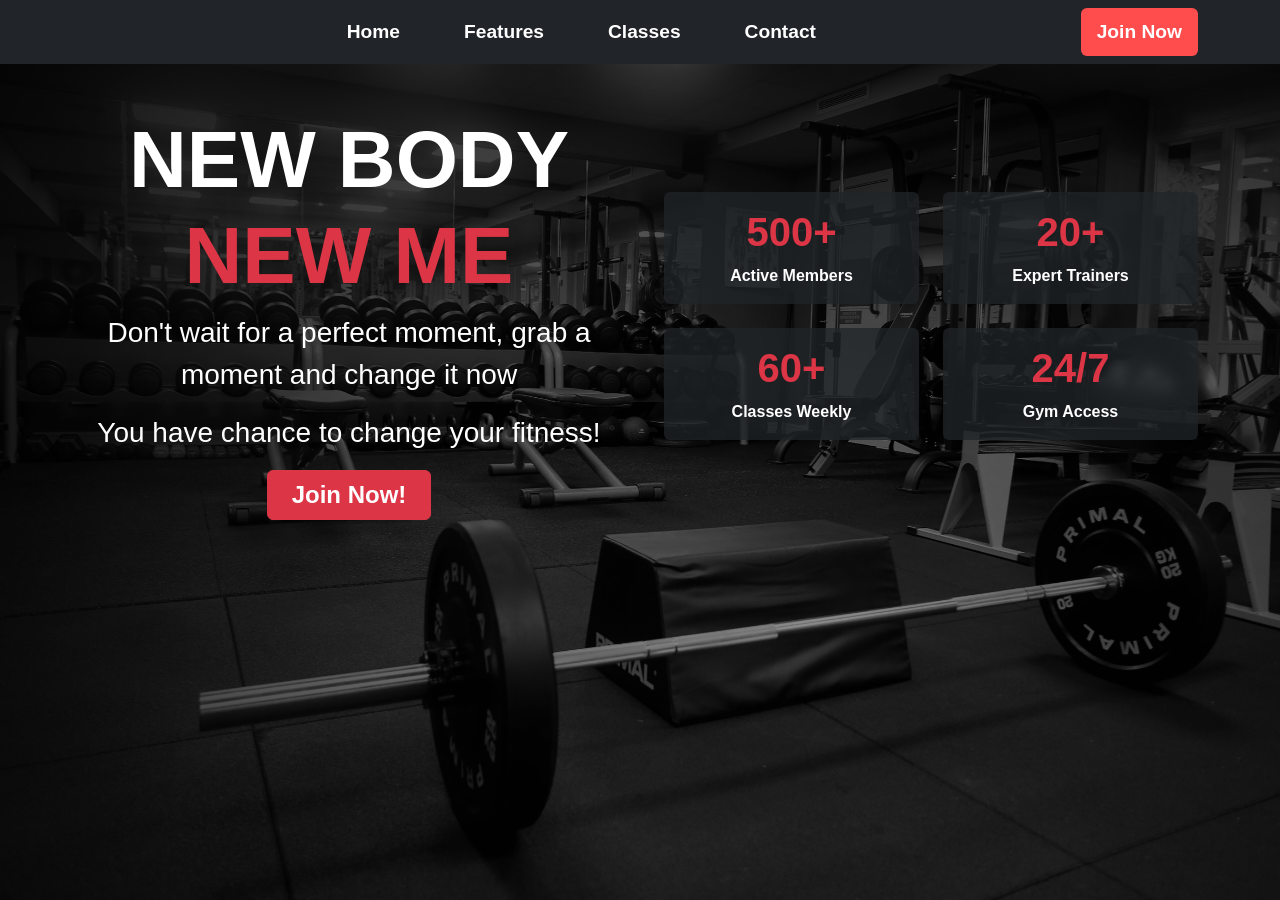
<file: RSR_Project/index.html>
<!doctype html>
<html lang="en">
  <head>
    <meta charset="UTF-8" />
    <meta name="viewport" content="width=device-width, initial-scale=1.0" />
    <title>HomePage</title>
    <link
      href="https://cdnjs.cloudflare.com/ajax/libs/bootstrap/5.3.0/css/bootstrap.min.css"
      rel="stylesheet"
    />
    <link rel="stylesheet" href="css/index.css" />
    <script src="js/script.js" defer></script>
    <script src="https://cdnjs.cloudflare.com/ajax/libs/bootstrap/5.3.0/js/bootstrap.bundle.min.js"></script>
  </head>
  <body>
    <header>
      <!-- NAV BAR SECTION -->
      <div data-include="navbar.html"></div>

      <!-- MAIN HERO SECTION -->
      <div class="container header-wrapper">
        <div class="row align-items-center py-5 g-5">
          <div class="col-md-6">
            <section class="text-white text-center">
              <h1 class="display-1 fw-bold">
                NEW BODY
                <span class="text-danger d-block">NEW ME</span>
              </h1>
              <p class="fs-3">
                Don't wait for a perfect moment, grab a moment and change it now
              </p>
              <p class="fs-3">You have chance to change your fitness!</p>
              <a href="feature.html" class="btn btn-danger fw-bold fs-4 px-4">
                Join Now!
              </a>
            </section>
          </div>

          <div class="col-md-6">
            <div class="row g-4">
              <div class="col-6 col-md-6">
                <div
                  class="card text-center h-100 bg-dark bg-opacity-75 border-0 text-white"
                >
                  <div class="card-body">
                    <h3 class="text-danger fw-bold display-6">500+</h3>
                    <p class="mb-0 fw-bold">Active Members</p>
                  </div>
                </div>
              </div>

              <div class="col-6 col-md-6">
                <div
                  class="card text-center h-100 bg-dark bg-opacity-75 border-0 text-white"
                >
                  <div class="card-body">
                    <h3 class="text-danger fw-bold display-6">20+</h3>
                    <p class="mb-0 fw-bold">Expert Trainers</p>
                  </div>
                </div>
              </div>

              <div class="col-6 col-md-6">
                <div
                  class="card text-center h-100 bg-dark bg-opacity-75 border-0 text-white"
                >
                  <div class="card-body">
                    <h3 class="text-danger fw-bold display-6">60+</h3>
                    <p class="mb-0 fw-bold">Classes Weekly</p>
                  </div>
                </div>
              </div>

              <div class="col-6 col-md-6">
                <div
                  class="card text-center h-100 bg-dark bg-opacity-75 border-0 text-white"
                >
                  <div class="card-body">
                    <h3 class="text-danger fw-bold display-6">24/7</h3>
                    <p class="mb-0 fw-bold">Gym Access</p>
                  </div>
                </div>
              </div>
            </div>
          </div>
        </div>
      </div>
    </header>
  </body>
</html>
</file>
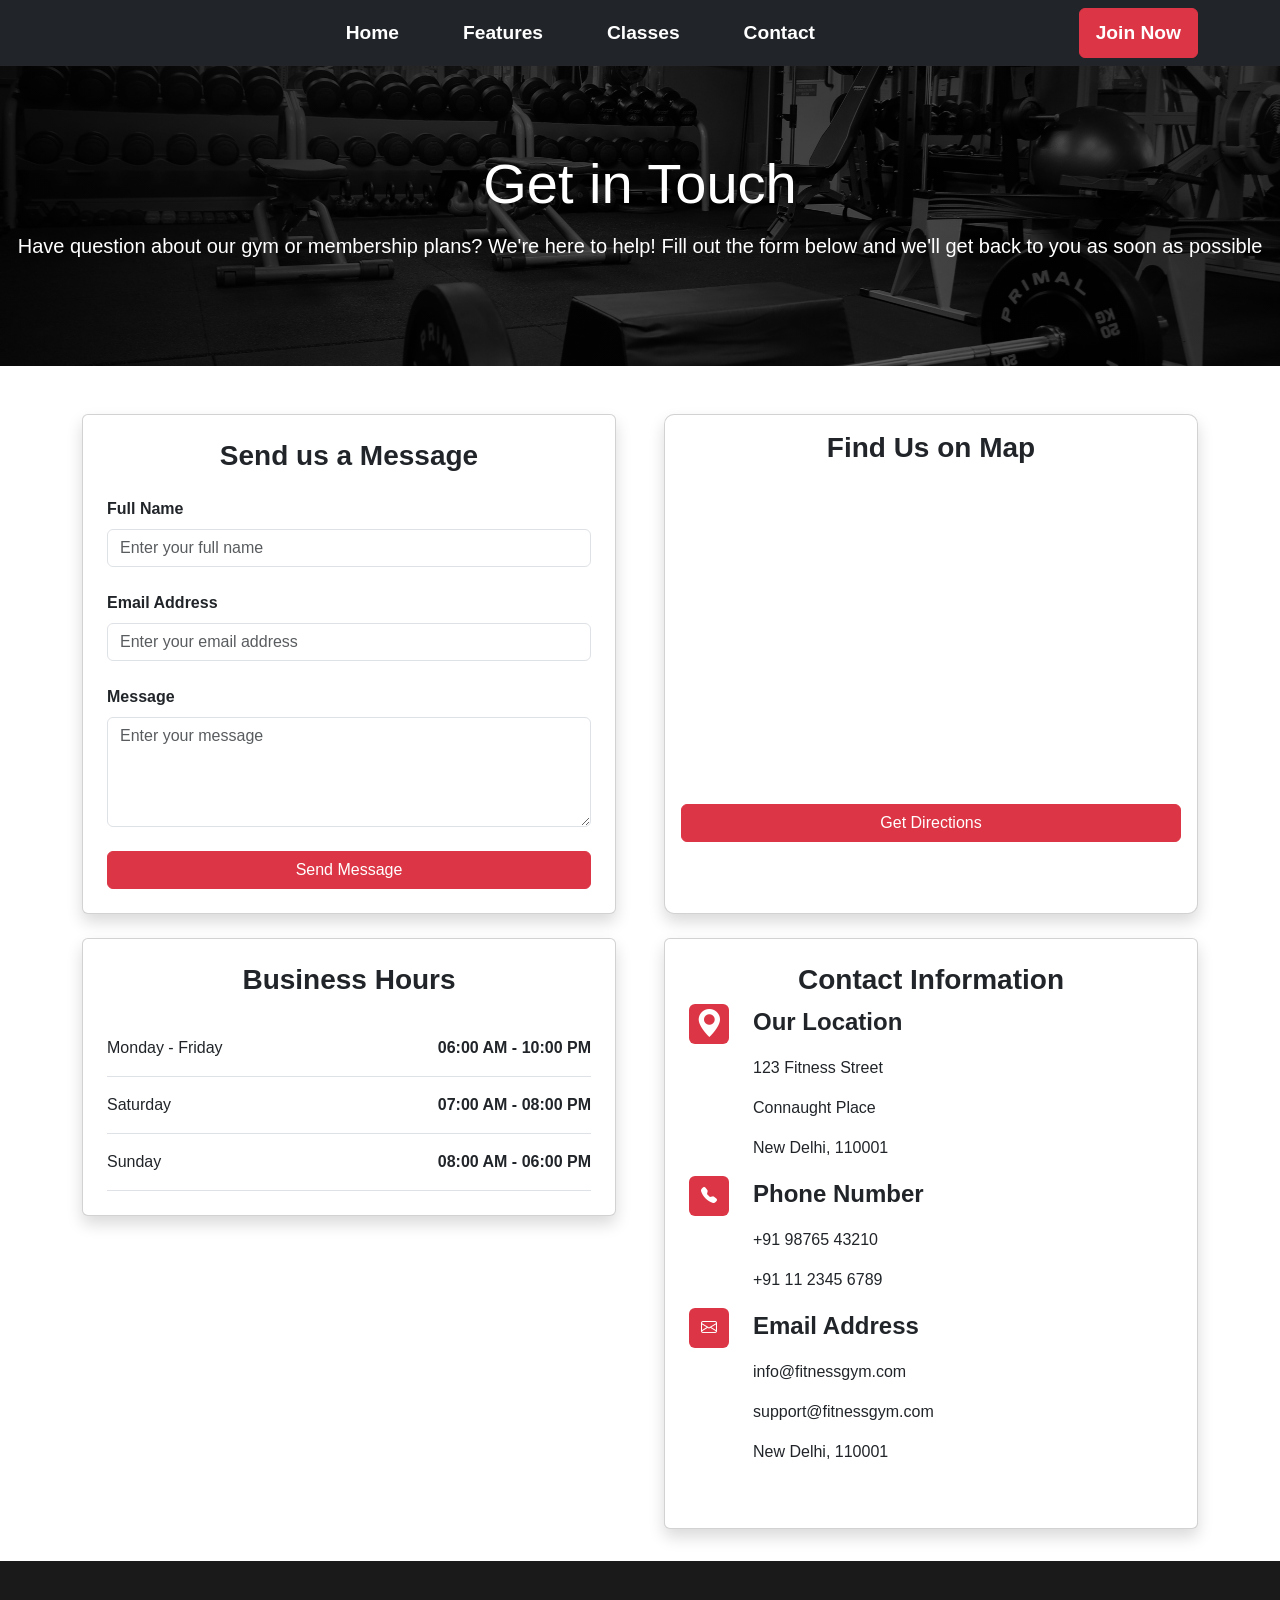
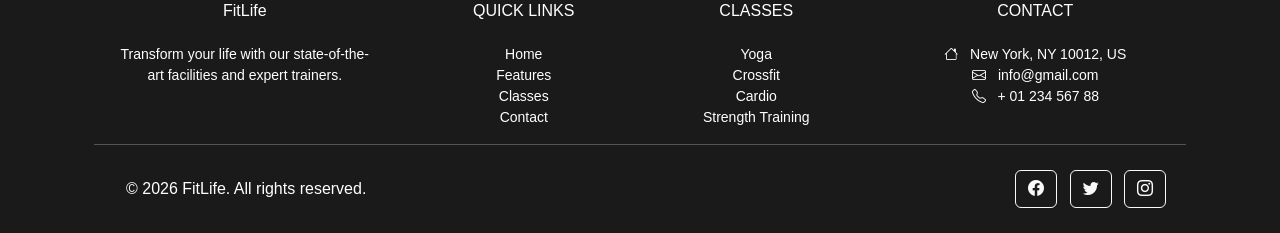
<file: RSR_Project/contact.html>
<!doctype html>
<html lang="en">
  <head>
    <meta charset="UTF-8" />
    <meta name="viewport" content="width=device-width, initial-scale=1.0" />
    <title>Contact</title>
    <link
      href="https://cdnjs.cloudflare.com/ajax/libs/bootstrap/5.3.0/css/bootstrap.min.css"
      rel="stylesheet"
    />
    <link
      href="https://cdn.jsdelivr.net/npm/bootstrap-icons/font/bootstrap-icons.css"
      rel="stylesheet"
    />
    <script src="https://cdnjs.cloudflare.com/ajax/libs/bootstrap/5.3.0/js/bootstrap.bundle.min.js"></script>
    <link rel="stylesheet" href="css/contact.css" />
    <script src="js/script.js" defer></script>
  </head>
  <body>
    <div data-include="navbar.html"></div>
    <header class="text-center text-white bg-dark">
      <h2 class="display-4">Get in Touch</h2>
      <p class="lh-lg fs-5 w-100 w-md-75 w-lg-50 mx-auto">
        Have question about our gym or membership plans? We're here to help!
        Fill out the form below and we'll get back to you as soon as possible
      </p>
    </header>

    <div class="container mt-5">
      <div class="row g-5 mb-4">
        <div class="col-md-6">
          <div class="h-100">
            <form action="">
              <div class="card p-4 shadow">
                <h3 class="text-center fw-bold mb-4">Send us a Message</h3>
                <div class="mb-4">
                  <label for="fullName" class="form-label fw-bold"
                    >Full Name</label
                  >
                  <input
                    type="text"
                    placeholder="Enter your full name"
                    id="fullName"
                    name="fullName"
                    required
                    class="form-control"
                  />
                </div>

                <div class="mb-4">
                  <label for="email" class="form-label fw-bold"
                    >Email Address</label
                  >
                  <input
                    type="email"
                    placeholder="Enter your email address"
                    id="email"
                    name="email"
                    required
                    class="form-control"
                  />
                </div>

                <div class="mb-4">
                  <label for="message" class="form-label fw-bold"
                    >Message</label
                  >
                  <textarea
                    name=""
                    id="message"
                    name="message"
                    required
                    placeholder="Enter your message"
                    class="form-control"
                    rows="4"
                  ></textarea>
                </div>
                <button class="btn btn-danger">Send Message</button>
              </div>
            </form>
          </div>
        </div>

        <div class="col-md-6">
          <section class="card shadow map-card h-100">
            <div class="card-body">
              <h3 class="text-center fw-bold mb-3">Find Us on Map</h3>

              <div class="map-frame">
                <iframe
                  src="https://www.google.com/maps/embed?pb=!1m18!1m12!1m3!1d3919.478159392465!2d106.67347949678958!3d10.77464249999999!2m3!1f0!2f0!3f0!3m2!1i1024!2i768!4f13.1!3m3!1m2!1s0x31752f0117c2b009%3A0x8a8bd5d1f6112b3e!2zUFJFTUlFUiBGSVRORVNTIENFTlRFUiAtIMSQxrDhu51uZyAzIHRow6FuZyAyLCBxdeG6rW4gMTA!5e0!3m2!1sen!2s!4v1777784651556!5m2!1sen!2s"
                  allowfullscreen
                  loading="lazy"
                  referrerpolicy="no-referrer-when-downgrade"
                ></iframe>
              </div>

              <a
                href="https://www.google.com/maps/dir/?api=1&destination=10.7746425,106.6734794"
                target="_blank"
                class="btn btn-danger w-100 mt-3"
              >
                Get Directions
              </a>
            </div>
          </section>
        </div>
      </div>

      <div class="row g-5 mb-4">
        <div class="col-md-6">
          <section class="card p-4 shadow">
            <h3 class="text-center fw-bold mb-4">Business Hours</h3>
            <div>
              <div class="d-flex justify-content-between py-3 border-bottom">
                <span>Monday - Friday</span>
                <span class="fw-bold">06:00 AM - 10:00 PM</span>
              </div>

              <div class="d-flex justify-content-between py-3 border-bottom">
                <span>Saturday</span>
                <span class="fw-bold">07:00 AM - 08:00 PM</span>
              </div>

              <div class="d-flex justify-content-between py-3 border-bottom">
                <span>Sunday</span>
                <span class="fw-bold">08:00 AM - 06:00 PM</span>
              </div>
            </div>
          </section>
        </div>

        <div class="col-md-6">
          <section class="card p-4 mb-4 shadow h-100">
            <h3 class="text-center fw-bold">Contact Information</h3>
            <div class="d-flex gap-4">
              <div class="contact-icon bg-danger text-white rounded">
                <i class="bi bi-geo-alt-fill fs-3"></i>
              </div>
              <div>
                <p class="fw-bold fs-4">Our Location</p>
                <p>123 Fitness Street</p>
                <p>Connaught Place</p>
                <p>New Delhi, 110001</p>
              </div>
            </div>

            <div class="d-flex gap-4">
              <div class="contact-icon bg-danger text-white rounded">
                <i class="bi bi-telephone-fill"></i>
              </div>
              <div>
                <p class="fw-bold fs-4">Phone Number</p>
                <p>+91 98765 43210</p>
                <p>+91 11 2345 6789</p>
              </div>
            </div>

            <div class="d-flex gap-4">
              <div class="contact-icon bg-danger text-white rounded">
                <i class="bi bi-envelope"></i>
              </div>
              <div>
                <p class="fw-bold fs-4">Email Address</p>
                <p>info@fitnessgym.com</p>
                <p>support@fitnessgym.com</p>
                <p>New Delhi, 110001</p>
              </div>
            </div>
          </section>
        </div>
      </div>
    </div>

    <div data-include="footer.html"></div>
  </body>
</html>
</file>
<file: RSR_Project/css/index.css>
*{box-sizing:border-box}body{margin:0;padding:0;border:0;font-family:"Segoe UI",Tahoma,Geneva,Verdana,sans-serif}[data-include="navbar.html"]{position:sticky;top:0;z-index:1000;width:100%;display:block}nav.navbar{gap:1rem;font-family:"Segoe UI",Tahoma,Geneva,Verdana,sans-serif}nav.navbar .navbar-collapse{justify-content:center}nav.navbar .navbar-nav{gap:2rem}@media(max-width: 480px){nav.navbar .navbar-nav{gap:1rem;flex-direction:column;text-align:center}}nav.navbar .nav-link{color:#fff !important;font-weight:bold;font-size:1.2rem;transition:color .3s ease}nav.navbar .nav-link:hover{color:#ff4d4d !important}@media(max-width: 480px){nav.navbar .nav-link{font-size:1rem}}nav.navbar .btn-danger{padding:.6rem 1rem;font-family:"Segoe UI",Tahoma,Geneva,Verdana,sans-serif;font-size:1.2rem;font-weight:bold}@media(max-width: 480px){nav.navbar .btn-danger{font-size:1rem;padding:.5rem .8rem}}.custom-navbar .nav-link{color:#fff;font-weight:600;font-size:1.1rem;transition:all .3s ease}.custom-navbar .nav-link:hover{color:#ff4d4d;transform:translateY(-2px)}.custom-navbar .btn-danger{background-color:#ff4d4d;border:none;font-weight:bold;transition:.3s}.custom-navbar .btn-danger:hover{background-color:#e63c3c}header{background:linear-gradient(rgba(0, 0, 0, 0.6), rgba(0, 0, 0, 0.4)),url("../images/gym-background.jpg") no-repeat;background-size:cover;width:100%;min-height:100vh}header .card{transition:.2s}header .card:hover{transform:translateY(-10px)}header .btn{transition:.2s}
</file>
<file: RSR_Project/css/contact.css>
*{box-sizing:border-box}body{margin:0;padding:0;border:0;font-family:"Segoe UI",Tahoma,Geneva,Verdana,sans-serif}[data-include="navbar.html"]{position:sticky;top:0;z-index:1000;width:100%;display:block}nav.navbar{gap:1rem;font-family:"Segoe UI",Tahoma,Geneva,Verdana,sans-serif}nav.navbar .navbar-collapse{justify-content:center}nav.navbar .navbar-nav{gap:2rem}@media(max-width: 480px){nav.navbar .navbar-nav{gap:1rem;flex-direction:column;text-align:center}}nav.navbar .nav-link{color:#fff !important;font-weight:bold;font-size:1.2rem;transition:color .3s ease}nav.navbar .nav-link:hover{color:#ff4d4d !important}@media(max-width: 480px){nav.navbar .nav-link{font-size:1rem}}nav.navbar .btn-danger{padding:.6rem 1rem;font-family:"Segoe UI",Tahoma,Geneva,Verdana,sans-serif;font-size:1.2rem;font-weight:bold}@media(max-width: 480px){nav.navbar .btn-danger{font-size:1rem;padding:.5rem .8rem}}*{box-sizing:border-box}body{margin:0;padding:0;border:0;font-family:"Segoe UI",Tahoma,Geneva,Verdana,sans-serif}footer{background-color:#1a1a1a !important;color:#fff;font-family:"Segoe UI",Tahoma,Geneva,Verdana,sans-serif;margin-top:2rem}footer p{margin:0;font-size:.875rem}header{min-height:300px;width:100%;display:flex;flex-direction:column;justify-content:center;align-items:center;padding:2rem 1rem;background:linear-gradient(rgba(0, 0, 0, 0.6), rgba(0, 0, 0, 0.6)),url("../images/gym-background.jpg") center/cover no-repeat}.contact-icon{width:2.5rem;height:2.5rem;display:flex;justify-content:center;align-items:center}.map-card{border-radius:10px;overflow:hidden}.map-frame{border-radius:10px;overflow:hidden}.map-frame iframe{width:100%;height:300px;border:0}
</file>
